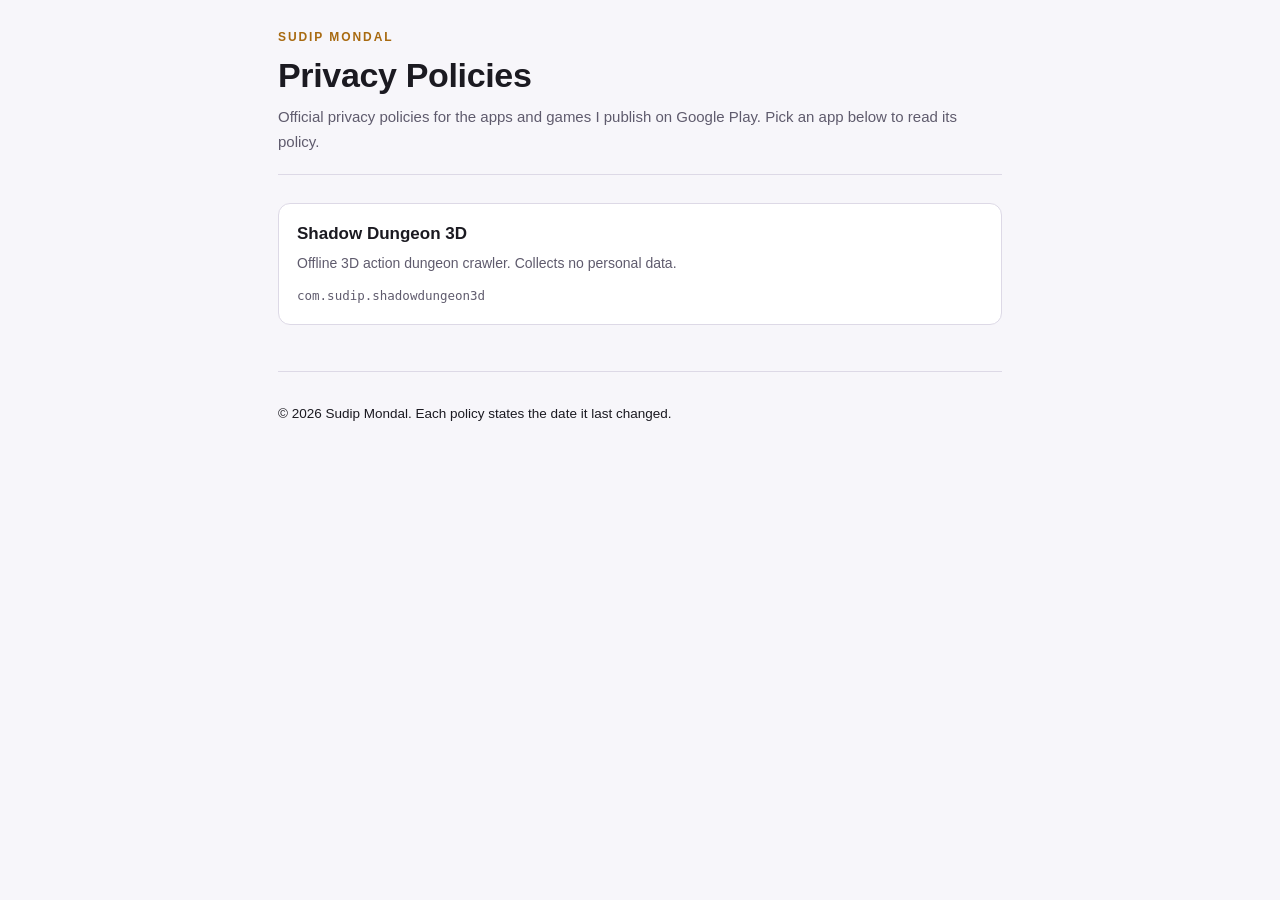
<file: index.html>
<!DOCTYPE html>
<html lang="en">
<head>
<meta charset="utf-8">
<meta name="viewport" content="width=device-width, initial-scale=1">
<title>Privacy Policies — Sudip Mondal</title>
<meta name="description" content="Privacy policies for the Android apps and games published by Sudip Mondal.">
<link rel="stylesheet" href="style.css">
</head>
<body>
<div class="wrap">

  <header>
    <p class="eyebrow">Sudip Mondal</p>
    <h1>Privacy Policies</h1>
    <p class="sub">Official privacy policies for the apps and games I publish on Google Play.
    Pick an app below to read its policy.</p>
  </header>

  <!-- One card per app. To add the next app: copy the template/ folder, then add a card here. -->
  <div class="cards">

    <a class="card" href="shadow-dungeon-3d/">
      <h3>Shadow Dungeon 3D</h3>
      <p>Offline 3D action dungeon crawler. Collects no personal data.</p>
      <span class="pkg">com.sudip.shadowdungeon3d</span>
    </a>

  </div>

  <footer>
    <p>© 2026 Sudip Mondal. Each policy states the date it last changed.</p>
  </footer>

</div>
</body>
</html>
</file>
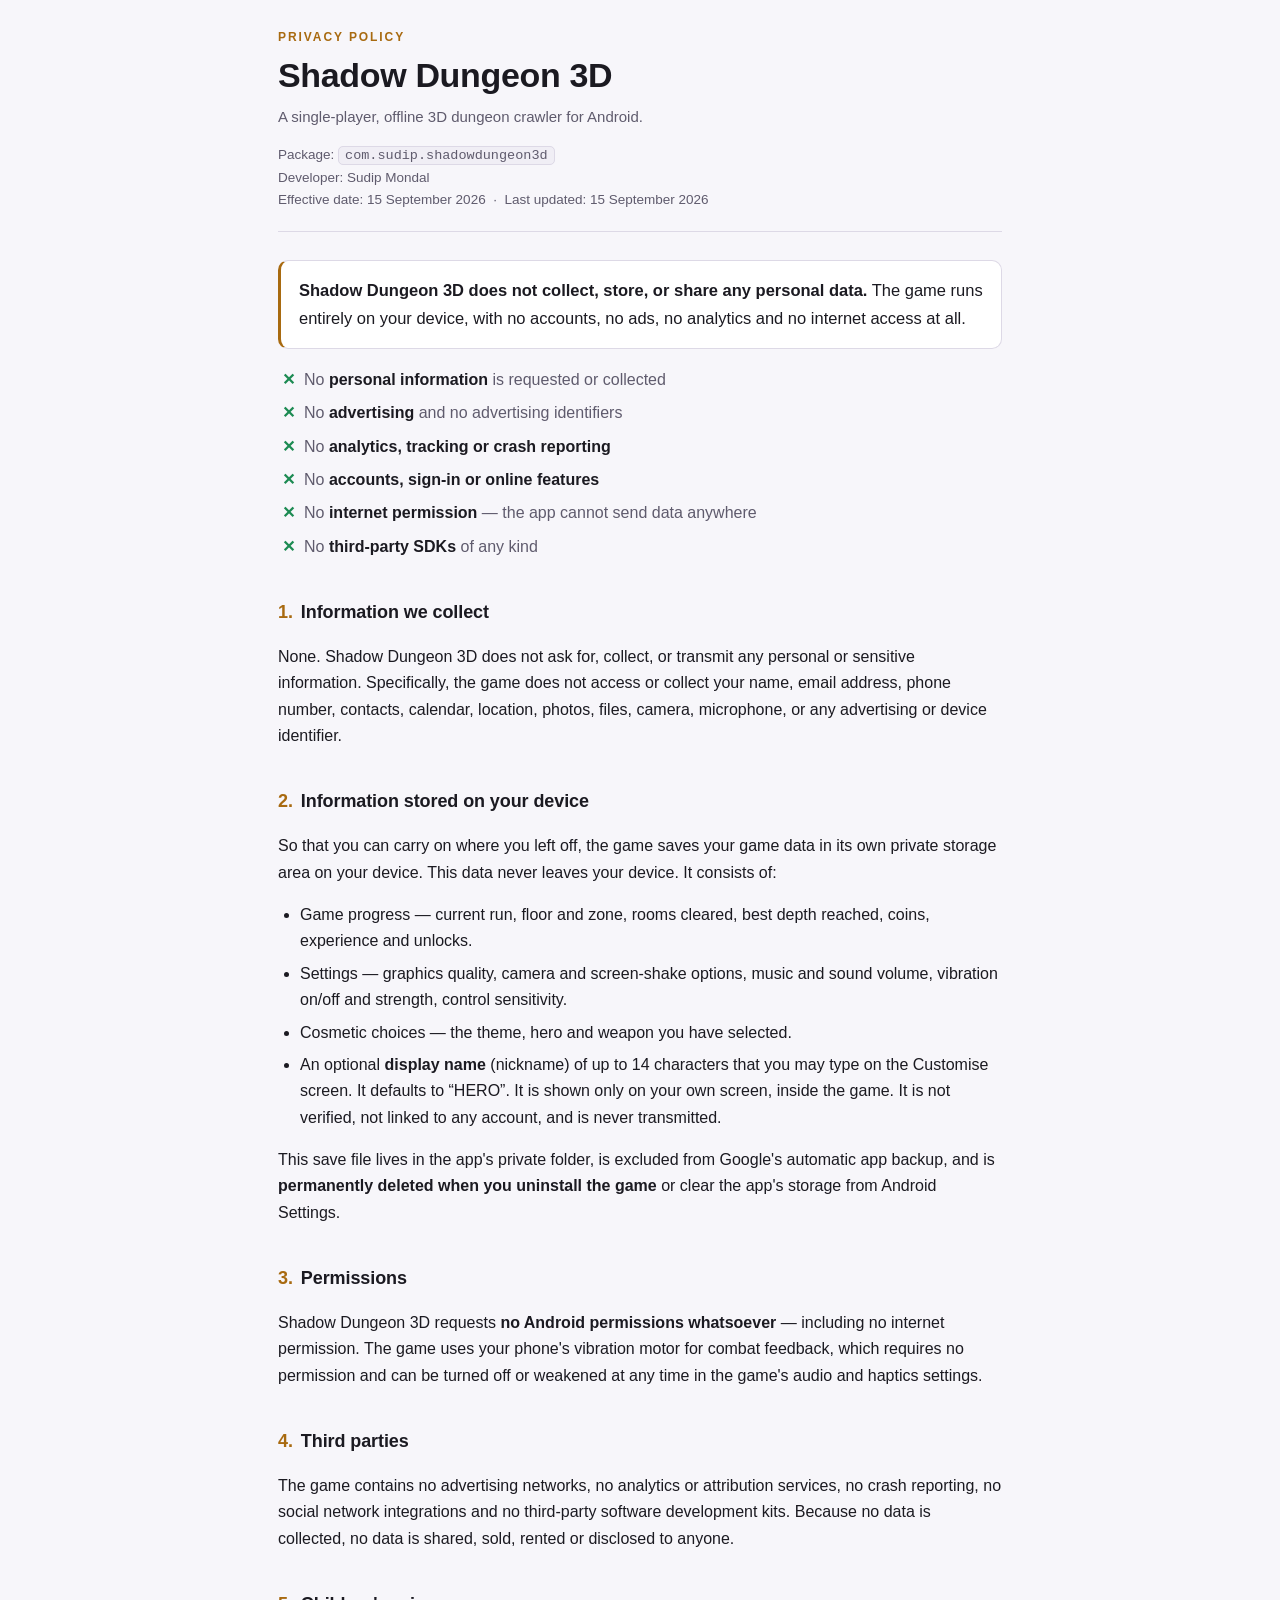
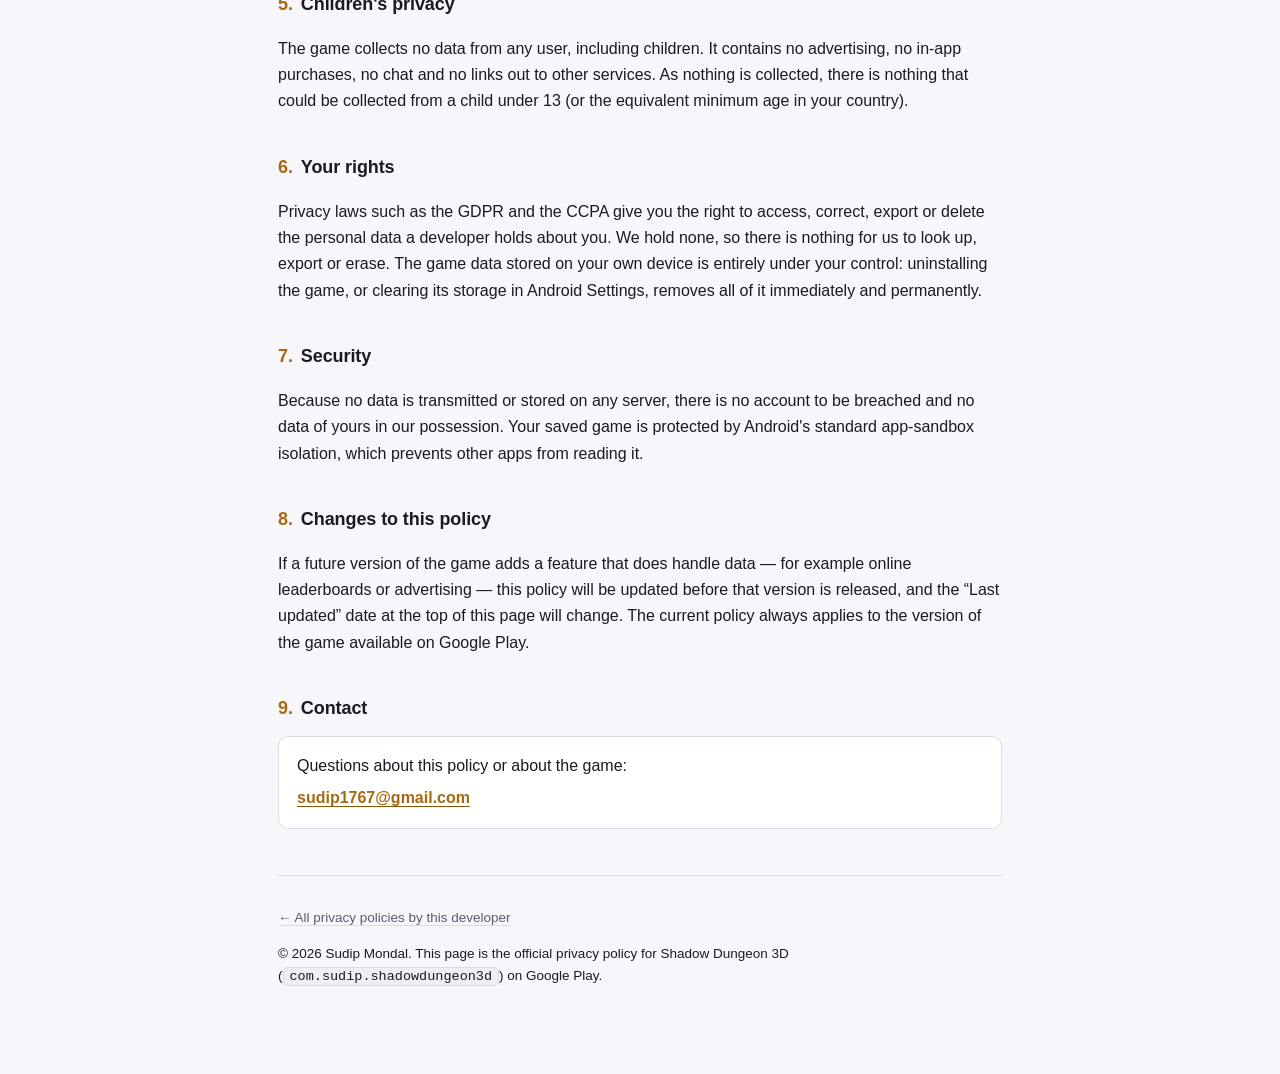
<file: shadow-dungeon-3d/index.html>
<!DOCTYPE html>
<html lang="en">
<head>
<meta charset="utf-8">
<meta name="viewport" content="width=device-width, initial-scale=1">
<title>Privacy Policy — Shadow Dungeon 3D</title>
<meta name="description" content="Privacy policy for Shadow Dungeon 3D (com.sudip.shadowdungeon3d). The game is fully offline and collects no personal data.">
<link rel="stylesheet" href="../style.css">
</head>
<body>
<div class="wrap">

  <header>
    <p class="eyebrow">Privacy Policy</p>
    <h1>Shadow Dungeon 3D</h1>
    <p class="sub">A single-player, offline 3D dungeon crawler for Android.</p>
    <p class="dates">
      Package: <code>com.sudip.shadowdungeon3d</code><br>
      Developer: Sudip Mondal<br>
      Effective date: 15 September 2026 &nbsp;·&nbsp; Last updated: 15 September 2026
    </p>
  </header>

  <div class="summary">
    <p><strong>Shadow Dungeon 3D does not collect, store, or share any personal data.</strong>
    The game runs entirely on your device, with no accounts, no ads, no analytics and no
    internet access at all.</p>
  </div>

  <ul class="nots">
    <li>No <b>personal information</b> is requested or collected</li>
    <li>No <b>advertising</b> and no advertising identifiers</li>
    <li>No <b>analytics, tracking or crash reporting</b></li>
    <li>No <b>accounts, sign-in or online features</b></li>
    <li>No <b>internet permission</b> — the app cannot send data anywhere</li>
    <li>No <b>third-party SDKs</b> of any kind</li>
  </ul>

  <h2><span class="num">1.</span>Information we collect</h2>
  <p>None. Shadow Dungeon 3D does not ask for, collect, or transmit any personal or sensitive
  information. Specifically, the game does not access or collect your name, email address,
  phone number, contacts, calendar, location, photos, files, camera, microphone, or any
  advertising or device identifier.</p>

  <h2><span class="num">2.</span>Information stored on your device</h2>
  <p>So that you can carry on where you left off, the game saves your game data in its own
  private storage area on your device. This data never leaves your device. It consists of:</p>
  <ul>
    <li>Game progress — current run, floor and zone, rooms cleared, best depth reached, coins, experience and unlocks.</li>
    <li>Settings — graphics quality, camera and screen-shake options, music and sound volume, vibration on/off and strength, control sensitivity.</li>
    <li>Cosmetic choices — the theme, hero and weapon you have selected.</li>
    <li>An optional <strong>display name</strong> (nickname) of up to 14 characters that you may type on the
      Customise screen. It defaults to “HERO”. It is shown only on your own screen, inside the game.
      It is not verified, not linked to any account, and is never transmitted.</li>
  </ul>
  <p>This save file lives in the app's private folder, is excluded from Google's automatic
  app backup, and is <strong>permanently deleted when you uninstall the game</strong> or clear the app's
  storage from Android Settings.</p>

  <h2><span class="num">3.</span>Permissions</h2>
  <p>Shadow Dungeon 3D requests <strong>no Android permissions whatsoever</strong> — including no internet
  permission. The game uses your phone's vibration motor for combat feedback, which requires no
  permission and can be turned off or weakened at any time in the game's audio and haptics
  settings.</p>

  <h2><span class="num">4.</span>Third parties</h2>
  <p>The game contains no advertising networks, no analytics or attribution services, no crash
  reporting, no social network integrations and no third-party software development kits. Because
  no data is collected, no data is shared, sold, rented or disclosed to anyone.</p>

  <h2><span class="num">5.</span>Children's privacy</h2>
  <p>The game collects no data from any user, including children. It contains no advertising, no
  in-app purchases, no chat and no links out to other services. As nothing is collected, there is
  nothing that could be collected from a child under 13 (or the equivalent minimum age in your
  country).</p>

  <h2><span class="num">6.</span>Your rights</h2>
  <p>Privacy laws such as the GDPR and the CCPA give you the right to access, correct, export or
  delete the personal data a developer holds about you. We hold none, so there is nothing for us
  to look up, export or erase. The game data stored on your own device is entirely under your
  control: uninstalling the game, or clearing its storage in Android Settings, removes all of it
  immediately and permanently.</p>

  <h2><span class="num">7.</span>Security</h2>
  <p>Because no data is transmitted or stored on any server, there is no account to be breached
  and no data of yours in our possession. Your saved game is protected by Android's standard
  app-sandbox isolation, which prevents other apps from reading it.</p>

  <h2><span class="num">8.</span>Changes to this policy</h2>
  <p>If a future version of the game adds a feature that does handle data — for example online
  leaderboards or advertising — this policy will be updated before that version is released, and
  the “Last updated” date at the top of this page will change. The current policy always applies
  to the version of the game available on Google Play.</p>

  <h2><span class="num">9.</span>Contact</h2>
  <div class="contact">
    <p>Questions about this policy or about the game:</p>
    <p><strong><a href="mailto:sudip1767@gmail.com">sudip1767@gmail.com</a></strong></p>
  </div>

  <footer>
    <p><a href="../">← All privacy policies by this developer</a></p>
    <p>© 2026 Sudip Mondal. This page is the official privacy policy for Shadow Dungeon 3D
    (<code>com.sudip.shadowdungeon3d</code>) on Google Play.</p>
  </footer>

</div>
</body>
</html>
</file>
<file: style.css>
/* ==========================================================================
   Shared stylesheet for every policy page in this repo.
   Dark, mobile-first, no frameworks, no fonts to download, no tracking.
   Edit once here and every app page updates.
   ========================================================================== */

:root {
  --bg:        #0e0d12;   /* page ground */
  --panel:     #17161e;   /* cards / callouts */
  --panel-2:   #1f1d28;   /* hover */
  --line:      #2c2a38;   /* hairlines */
  --text:      #e9e6f0;   /* body copy */
  --muted:     #9d98ad;   /* secondary copy */
  --accent:    #e8a33d;   /* ember gold */
  --accent-dk: #b9761f;
  --good:      #57c98b;
}

/* Light mode for anyone whose device asks for it (Play reviewers included). */
@media (prefers-color-scheme: light) {
  :root {
    --bg: #f7f6fa; --panel: #ffffff; --panel-2: #f0eef5; --line: #ddd9e6;
    --text: #1b1a21; --muted: #5f5b6d; --accent: #a86a10; --accent-dk: #8a5408;
    --good: #1c8a52;
  }
}

* { box-sizing: border-box; }

html { -webkit-text-size-adjust: 100%; }

body {
  margin: 0;
  padding: 0;
  background: var(--bg);
  color: var(--text);
  font: 16px/1.65 -apple-system, BlinkMacSystemFont, "Segoe UI", Roboto,
        "Helvetica Neue", Arial, sans-serif;
}

/* One column, comfortable reading measure, safe gutters on a phone. */
.wrap {
  max-width: 760px;
  margin: 0 auto;
  padding: 28px 18px 72px;
}

/* --- header ------------------------------------------------------------- */

header { border-bottom: 1px solid var(--line); padding-bottom: 20px; margin-bottom: 28px; }

.eyebrow {
  font-size: 12px;
  letter-spacing: .16em;
  text-transform: uppercase;
  color: var(--accent);
  margin: 0 0 8px;
  font-weight: 700;
}

h1 {
  font-size: clamp(24px, 6vw, 34px);
  line-height: 1.15;
  margin: 0 0 10px;
  letter-spacing: -.01em;
}

.sub { color: var(--muted); margin: 0; font-size: 15px; }

.dates { color: var(--muted); font-size: 13.5px; margin: 14px 0 0; }

/* --- body --------------------------------------------------------------- */

h2 {
  font-size: 18px;
  margin: 34px 0 10px;
  padding-top: 4px;
  letter-spacing: -.005em;
}

h2 .num { color: var(--accent); font-variant-numeric: tabular-nums; margin-right: 8px; }

p, li { color: var(--text); }

ul { padding-left: 22px; margin: 10px 0; }
li { margin: 6px 0; }

a { color: var(--accent); text-decoration: none; border-bottom: 1px solid var(--accent-dk); }
a:hover { color: var(--text); }

strong { color: var(--text); font-weight: 650; }

code {
  background: var(--panel-2);
  border: 1px solid var(--line);
  border-radius: 5px;
  padding: 1px 6px;
  font-size: 13.5px;
  font-family: ui-monospace, SFMono-Regular, Menlo, Consolas, monospace;
  /* long package names must wrap, never widen the page on a phone */
  overflow-wrap: anywhere;
}

/* --- the summary box at the top of each policy --------------------------- */

.summary {
  background: var(--panel);
  border: 1px solid var(--line);
  border-left: 3px solid var(--accent);
  border-radius: 10px;
  padding: 16px 18px;
  margin: 0 0 8px;
}

.summary p { margin: 0; font-size: 16.5px; }

/* Short "we do NOT do X" grid — the part a reviewer actually reads. */
.nots { list-style: none; padding: 0; margin: 18px 0 0; }
.nots li {
  position: relative;
  padding-left: 26px;
  color: var(--muted);
  margin: 7px 0;
}
.nots li::before {
  content: "✕";
  position: absolute;
  left: 4px;
  top: 0;
  color: var(--good);
  font-weight: 700;
}
.nots li b { color: var(--text); font-weight: 600; }

/* --- app cards on the index page ---------------------------------------- */

.cards { display: grid; gap: 12px; margin: 22px 0 0; }

.card {
  display: block;
  background: var(--panel);
  border: 1px solid var(--line);
  border-radius: 12px;
  padding: 16px 18px;
  text-decoration: none;
  border-bottom: 1px solid var(--line);   /* cancel the global link underline */
  transition: background .15s ease, border-color .15s ease, transform .15s ease;
}
.card:hover { background: var(--panel-2); border-color: var(--accent-dk); transform: translateY(-1px); }

.card h3 { margin: 0 0 4px; font-size: 17px; color: var(--text); }
.card p  { margin: 0; font-size: 14px; color: var(--muted); }
.card .pkg {
  display: inline-block;
  margin-top: 10px;
  font-size: 12.5px;
  color: var(--muted);
  font-family: ui-monospace, SFMono-Regular, Menlo, Consolas, monospace;
  overflow-wrap: anywhere;
}

/* --- contact + footer --------------------------------------------------- */

.contact {
  background: var(--panel);
  border: 1px solid var(--line);
  border-radius: 10px;
  padding: 16px 18px;
  margin-top: 12px;
}
.contact p { margin: 0 0 6px; }
.contact p:last-child { margin-bottom: 0; }

footer {
  margin-top: 46px;
  padding-top: 18px;
  border-top: 1px solid var(--line);
  color: var(--muted);
  font-size: 13.5px;
}
footer a { color: var(--muted); border-bottom-color: var(--line); }
</file>
